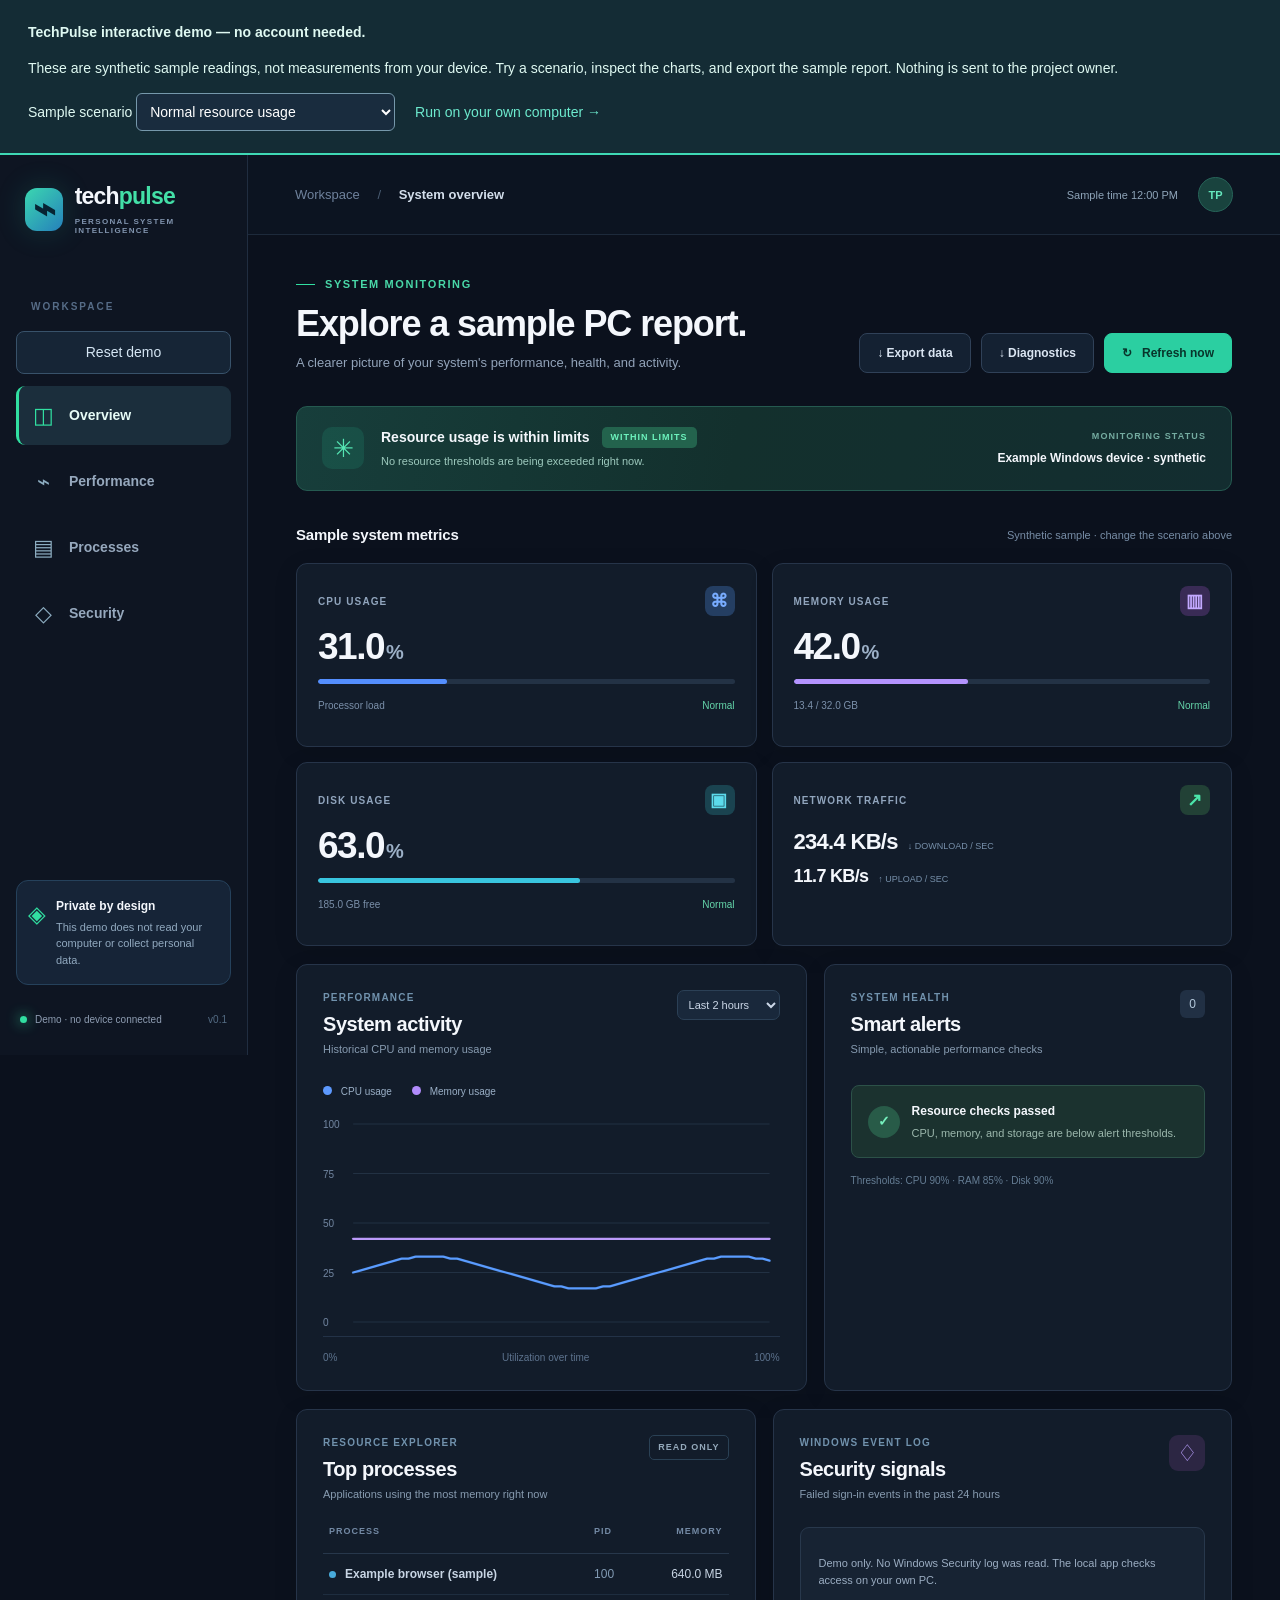
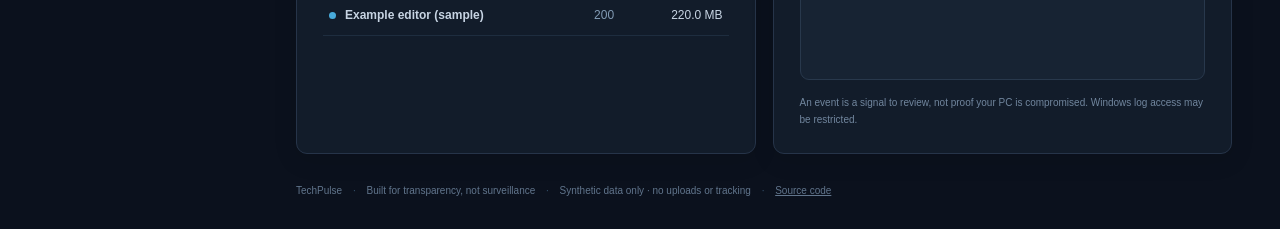
<file: index.html>
<!doctype html>
<html lang="en">
<head>
  <meta charset="utf-8">
  <meta name="viewport" content="width=device-width, initial-scale=1">
  <meta name="theme-color" content="#0a101c">
  <meta name="description" content="TechPulse — private, local PC health monitoring dashboard.">
  <title>TechPulse | PC Health & Security</title>
  <link rel="stylesheet" href="./styles.css">
  <script defer src="./demo.js"></script><script defer src="./app.js"></script>
</head>
<body>
<section class="demo-notice"><strong>TechPulse interactive demo — no account needed.</strong><p>These are synthetic sample readings, not measurements from your device. Try a scenario, inspect the charts, and export the sample report. Nothing is sent to the project owner.</p><label>Sample scenario <select id="scenario"><option value="normal">Normal resource usage</option><option value="pressure">High CPU, memory and disk usage</option><option value="stale">Collector stopped / stale readings</option><option value="empty">No readings available</option></select></label> <a href="https://github.com/ManOfCulture2003/TechPulse/tree/secure-local-and-demo-nov08#start-on-windows-beginner-friendly" target="_blank" rel="noopener">Run on your own computer →</a></section><div class="layout">
  <aside class="sidebar">
    <a class="brand" href="#overview" aria-label="TechPulse home"><span class="brand-mark">⌁</span><span>tech<span class="brand-accent">pulse</span><small>PERSONAL SYSTEM INTELLIGENCE</small></span></a>
    <span class="side-label">WORKSPACE</span>
    <button id="lock" type="button">Reset demo</button>
    <nav aria-label="Dashboard sections" class="nav">
      <a href="#overview" class="active"><span class="nav-icon">◫</span> Overview</a>
      <a href="#performance"><span class="nav-icon">⌁</span> Performance</a>
      <a href="#processes"><span class="nav-icon">▤</span> Processes</a>
      <a href="#security"><span class="nav-icon">◇</span> Security</a>
    </nav>
    <div class="side-bottom">
      <div class="privacy"><span class="privacy-icon">◈</span><div><strong>Private by design</strong><small>This demo does not read your computer or collect personal data.</small></div></div>
      <div class="side-foot"><span class="status-dot"></span> Demo · no device connected <span class="version">v0.1</span></div>
    </div>
  </aside>
  <main class="main" id="overview">
    <header class="topbar">
      <div class="breadcrumbs">Workspace <span>/</span> <strong>System overview</strong></div>
      <div class="topbar-right"><span id="sync" class="last-updated">Connecting…</span><span class="top-avatar">TP</span></div>
    </header>
    <div class="content">
      <div class="welcome">
        <div><div class="eyebrow"><span class="eyebrow-line"></span> SYSTEM MONITORING</div><h1>Explore a sample PC report.</h1><p>A clearer picture of your system's performance, health, and activity.</p></div>
        <div class="header-actions"><a class="btn btn-secondary" href="/api/export.csv" download><span>↓</span> Export data</a><a class="btn btn-secondary" href="/api/diagnostics.json?minutes=60" download><span>↓</span> Diagnostics</a><button id="refresh" class="btn btn-primary" type="button">↻ &nbsp; Refresh now</button></div>
      </div>
      <div class="system-banner"><div class="banner-left"><div class="banner-symbol">✳</div><div><div class="banner-title"><span id="system-status">Starting monitor</span><span id="banner-pill" class="pill success">CHECKING</span></div><p id="banner-desc">Choose a sample scenario to explore.</p></div></div><div class="banner-time"><span>MONITORING STATUS</span><strong id="machine">Local device</strong></div></div>
      <div class="section-label"><h2>Sample system metrics</h2><span>Synthetic sample · change the scenario above</span></div>
      <section class="metrics" aria-label="Sample system health">
        <article class="metric-card"><div class="card-top"><span>CPU USAGE</span><span class="metric-symbol cpu">⌘</span></div><div class="metric-number"><span id="cpu">—</span><span class="unit">%</span></div><div class="bar"><span id="cpu-bar" style="width:0%"></span></div><div class="metric-bottom"><span>Processor load</span><span id="cpu-state">Waiting</span></div></article>
        <article class="metric-card"><div class="card-top"><span>MEMORY USAGE</span><span class="metric-symbol ram">▥</span></div><div class="metric-number"><span id="memory">—</span><span class="unit">%</span></div><div class="bar purple"><span id="memory-bar" style="width:0%"></span></div><div class="metric-bottom"><span id="memory-detail">RAM in use</span><span id="memory-state">Waiting</span></div></article>
        <article class="metric-card"><div class="card-top"><span>DISK USAGE</span><span class="metric-symbol disk">▣</span></div><div class="metric-number"><span id="disk">—</span><span class="unit">%</span></div><div class="bar cyan"><span id="disk-bar" style="width:0%"></span></div><div class="metric-bottom"><span id="disk-detail">System drive</span><span id="disk-state">Waiting</span></div></article>
        <article class="metric-card"><div class="card-top"><span>NETWORK TRAFFIC</span><span class="metric-symbol net">↗</span></div><div class="network-number"><span id="download">—</span><small>↓ DOWNLOAD / SEC</small></div><div class="network-number smallnet"><span id="upload">—</span><small>↑ UPLOAD / SEC</small></div></article>
      </section>
      <section class="two-col" id="performance">
        <article class="panel performance-panel"><div class="panel-head"><div><div class="panel-kicker">PERFORMANCE</div><h2>System activity</h2><p>Historical CPU and memory usage</p></div><select aria-label="Select chart time range" id="window" class="range"><option value="30">Last 30 min</option><option value="120" selected>Last 2 hours</option><option value="1440">Last 24 hours</option><option value="10080">Last 7 days</option></select></div><div class="legend"><span><i class="legend-swatch cpu-swatch"></i> CPU usage</span><span><i class="legend-swatch memory-swatch"></i> Memory usage</span></div><div class="chart-wrap"><canvas id="activity-chart" width="900" height="320" role="img" aria-label="Historical CPU and memory usage line chart"></canvas><span id="chart-empty" class="chart-empty">Collecting activity samples…</span></div><div class="chart-footer"><span>0%</span><span>Utilization over time</span><span>100%</span></div></article>
        <article class="panel alerts-panel"><div class="panel-head"><div><div class="panel-kicker">SYSTEM HEALTH</div><h2>Smart alerts</h2><p>Simple, actionable performance checks</p></div><span class="count-badge" id="alert-count">0</span></div><div class="alert-list" id="alerts"><div class="alert-okay"><span>✓</span><div><strong>No alerts to display</strong><small>We’ll flag issues when a system threshold is reached.</small></div></div></div><div class="alert-foot">Thresholds: CPU 90% · RAM 85% · Disk 90%</div></article>
      </section>
      <section class="two-col bottom-row">
        <article class="panel processes-panel" id="processes"><div class="panel-head"><div><div class="panel-kicker">RESOURCE EXPLORER</div><h2>Top processes</h2><p>Applications using the most memory right now</p></div><span class="tag">READ ONLY</span></div><div class="table-scroller"><table><thead><tr><th>PROCESS</th><th>PID</th><th>MEMORY</th></tr></thead><tbody id="process-list"><tr><td colspan="3" class="table-empty">Loading processes…</td></tr></tbody></table></div></article>
        <article class="panel security-panel" id="security"><div class="panel-head"><div><div class="panel-kicker">WINDOWS EVENT LOG</div><h2>Security signals</h2><p>Failed sign-in events in the past 24 hours</p></div><span class="security-icon">♢</span></div><div id="security-body" class="security-box"><div class="security-loading">Checking local Windows event access…</div></div><div class="security-disclaimer">An event is a signal to review, not proof your PC is compromised. Windows log access may be restricted.</div></article>
      </section>
      <footer>TechPulse <span>·</span> Built for transparency, not surveillance <span>·</span> Synthetic data only · no uploads or tracking <span>·</span> <a href="https://github.com/ManOfCulture2003/TechPulse" target="_blank" rel="noopener">Source code</a></footer>
    </div>
  </main>
</div>
</body>
</html>
</file>
<file: styles.css>
:root{--bg:#0b111d;--sidebar:#0e1522;--card:#121c2a;--card2:#141f2d;--border:#263449;--text:#f4f7fc;--muted:#91a2b9;--muted2:#657a97;--green:#31dfa1;--blue:#548efe;--purple:#b494ff;--cyan:#39c5df;--amber:#f3bc5c;--shadow:0 6px 25px rgba(0,0,0,.10)}
*{box-sizing:border-box}html{scroll-behavior:smooth}body{margin:0;background:var(--bg);color:var(--text);font-family:Inter,-apple-system,BlinkMacSystemFont,"Segoe UI",Arial,sans-serif;font-size:14px;line-height:1.5}a{color:inherit;text-decoration:none}button,select{font:inherit}button{cursor:pointer}.layout{min-height:100vh;display:grid;grid-template-columns:248px minmax(0,1fr)}.sidebar{background:var(--sidebar);border-right:1px solid #202d40;display:flex;flex-direction:column;min-height:100vh;padding:28px 16px;position:sticky;top:0;height:100vh}.brand{display:flex;align-items:center;gap:12px;font-weight:800;letter-spacing:-.8px;font-size:23px;padding-left:9px;line-height:1.13}.brand-accent{color:#43dfa7}.brand small{display:block;font-size:8px;letter-spacing:1.35px;font-weight:750;color:#8194ae;margin-top:8px}.brand-mark{background:linear-gradient(135deg,#3bd7b0,#2580bb);border-radius:12px;display:grid;place-items:center;width:43px;height:43px;box-shadow:0 0 30px #25ccad2c;color:#072433;font-size:38px;font-weight:600}.side-label{color:#566c87;letter-spacing:2px;font-weight:800;font-size:10px;margin:64px 15px 17px}.nav{display:grid;gap:7px}.nav a{display:flex;gap:14px;align-items:center;padding:13px 16px;color:#96a8bd;font-weight:580;border-radius:9px}.nav a.active,.nav a:hover{background:#1b2e3c;color:#e7fcf7}.nav a.active{border-left:3px solid var(--green);padding-left:13px}.nav-icon{display:grid;place-items:center;font-size:22px;font-weight:500;width:23px;color:#8cacc0}.nav a.active .nav-icon{color:var(--green)}.side-bottom{margin-top:auto}.privacy{display:flex;gap:10px;padding:16px 11px;background:#162437;border:1px solid #25415b;border-radius:12px}.privacy-icon{font-size:23px;color:var(--green)}.privacy strong{display:block;font-size:12px}.privacy small{display:block;color:#91a9bf;font-size:11px;line-height:1.5;margin-top:4px}.side-foot{font-size:10px;display:flex;align-items:center;gap:8px;margin:27px 4px 0;color:#8e9db2}.status-dot{width:7px;height:7px;background:var(--green);border-radius:100%;box-shadow:0 0 13px var(--green)}.version{margin-left:auto;color:#536b83}.main{min-width:0}.topbar{height:80px;border-bottom:1px solid #1d2a3b;padding:0 47px;display:flex;justify-content:space-between;align-items:center;background:#0c1421}.breadcrumbs{font-size:13px;color:#6f829c}.breadcrumbs span{color:#4a5d73;margin:0 14px}.breadcrumbs strong{color:#d3deeb;font-weight:600}.topbar-right{display:flex;align-items:center;gap:20px}.last-updated{font-size:11px;color:#8ea4b8}.top-avatar{width:35px;height:35px;display:grid;place-items:center;color:#65e7bd;border-radius:50%;font-size:11px;font-weight:800;background:#19433e;border:1px solid #276459}.content{max-width:1560px;padding:41px 48px 27px;margin:auto}.welcome{display:flex;align-items:end;justify-content:space-between;gap:20px;margin-bottom:33px}.eyebrow{font-weight:750;color:#49d8a8;font-size:11px;letter-spacing:1.6px;display:flex;align-items:center;gap:10px}.eyebrow-line{height:1px;width:19px;background:var(--green)}h1{font-size:36px;font-weight:760;letter-spacing:-1.1px;line-height:1.1;margin:11px 0 10px}.headline-period{color:var(--green)}.welcome p{margin:0;color:#92a3b9;font-size:13px}.header-actions{display:flex;gap:10px;flex-wrap:wrap;justify-content:flex-end}.btn{padding:10px 17px;border-radius:8px;border:1px solid #304158;font-weight:680;font-size:12px;white-space:nowrap;min-height:38px}.btn-secondary{background:#142132;color:#dae5f2}.btn-primary{background:#2bcfa1;color:#08352b;border-color:#2bcfa1}.btn-primary:hover{background:#4ff1bf}.btn-secondary:hover{background:#1c3045}.system-banner{display:flex;justify-content:space-between;align-items:center;gap:15px;background:linear-gradient(100deg,#173e3b 0%,#13302d 47%,#132d30 100%);border:1px solid #255a50;padding:20px 25px;border-radius:11px}.banner-left{display:flex;align-items:center;gap:17px}.banner-symbol{width:42px;height:42px;border-radius:10px;background:#2ac99a22;color:#55e5b3;display:grid;place-items:center;font-size:25px}.banner-title{display:flex;align-items:center;gap:12px;font-size:14px;font-weight:750}.pill{font-size:9px;letter-spacing:1px;font-weight:760;padding:4px 9px;border-radius:5px;background:#23634d;color:#6df3bd}.pill.warn{background:#5a4220;color:#f9cc7c}.system-banner p{color:#9dc9bd;font-size:11px;margin:5px 0 0}.banner-time{text-align:right}.banner-time span{display:block;font-size:9px;color:#75aca1;font-weight:800;letter-spacing:1.1px}.banner-time strong{display:block;font-size:12px;margin-top:5px;font-weight:650}.section-label{display:flex;justify-content:space-between;align-items:center;margin:33px 0 17px}.section-label h2{font-size:15px;letter-spacing:-.2px;margin:0;font-weight:740}.section-label span{font-size:11px;color:#778da6}.metrics{display:grid;grid-template-columns:repeat(4,minmax(0,1fr));gap:15px}.metric-card,.panel{background:var(--card);border:1px solid var(--border);border-radius:11px;box-shadow:var(--shadow)}.metric-card{padding:22px 21px;min-height:184px}.card-top{display:flex;align-items:center;justify-content:space-between;font-size:10px;letter-spacing:1.1px;font-weight:780;color:#91a5bd}.metric-symbol{display:grid;place-items:center;height:30px;width:30px;border-radius:8px;font-size:18px}.metric-symbol.cpu{background:#243e62;color:#78acff}.metric-symbol.ram{background:#392b55;color:#c2a9ff}.metric-symbol.disk{background:#1a4350;color:#5cdbec}.metric-symbol.net{background:#224136;color:#4ce6ab}.metric-number{font-size:37px;font-weight:760;letter-spacing:-1.5px;margin:12px 0 14px;line-height:1}.metric-number .unit{font-size:20px;color:#9cb0c7;margin-left:2px}.bar{height:5px;border-radius:10px;background:#233245;overflow:hidden}.bar span{height:100%;background:var(--blue);display:block;border-radius:10px;transition:width .7s ease}.bar.purple span{background:var(--purple)}.bar.cyan span{background:var(--cyan)}.metric-bottom{display:flex;justify-content:space-between;gap:5px;margin-top:14px;font-size:10px;color:#7b90aa}.metric-bottom span:last-child{color:#65d6ab}.metric-bottom span.warning{color:#e9bd72}.network-number{display:flex;align-items:baseline;gap:10px;margin-top:10px}.network-number span{font-size:22px;letter-spacing:-.7px;font-weight:750}.network-number small{font-size:9px;color:#7790aa;white-space:nowrap}.smallnet{margin-top:5px}.smallnet span{font-size:18px}.two-col{display:grid;grid-template-columns:minmax(0,1.6fr) minmax(300px,1fr);gap:17px;margin-top:18px}.panel{padding:25px 26px;min-width:0}.panel-head{display:flex;align-items:flex-start;justify-content:space-between;gap:10px}.panel-kicker{font-size:10px;color:#7192ad;font-weight:780;letter-spacing:1.2px}.panel-head h2{margin:4px 0 2px;font-size:20px;letter-spacing:-.45px}.panel-head p{color:#879bb0;font-size:11px;margin:0}.range{background:#19283b;border:1px solid #2b4056;color:#cbd7e7;border-radius:7px;padding:7px;font-size:11px}.legend{display:flex;gap:20px;margin:26px 0 4px;font-size:10px;color:#9aafc6}.legend-swatch{display:inline-block;width:9px;height:9px;border-radius:50%;margin-right:6px}.cpu-swatch{background:#5d99fe}.memory-swatch{background:#b18bfb}.chart-wrap{position:relative;margin-top:12px;height:225px}canvas{width:100%;height:100%}.chart-empty{position:absolute;left:0;right:0;top:45%;text-align:center;color:#6e849b;font-size:12px}.chart-footer{display:flex;justify-content:space-between;color:#5e748f;font-size:10px;border-top:1px solid #233247;padding-top:13px}.count-badge{min-width:25px;text-align:center;background:#213044;border-radius:6px;padding:5px;color:#b4c9dc;font-size:12px}.alert-list{margin-top:27px;display:grid;gap:11px}.alert-okay{display:flex;align-items:center;gap:12px;padding:16px;background:#1b322f;border:1px solid #2c5148;border-radius:8px}.alert-okay>span{height:32px;width:32px;background:#285b48;color:#76f2be;border-radius:50%;display:grid;place-items:center;font-weight:800}.alert-okay strong,.alert-list strong{font-size:12px;display:block}.alert-okay small,.alert-list small{display:block;font-size:11px;margin-top:5px;color:#9cb8ad}.alert-item{display:flex;gap:11px;background:#352c22;border:1px solid #73572d;padding:15px;border-radius:8px}.alert-icon{color:#eec36b}.alert-item small{color:#c2b199}.alert-foot{margin-top:15px;color:#657d94;font-size:10px}.bottom-row{grid-template-columns:minmax(0,1fr) minmax(0,1fr)}.tag{font-size:9px;letter-spacing:1px;color:#94a9bb;border:1px solid #2a4155;padding:5px 8px;border-radius:5px;font-weight:730}.table-scroller{overflow-x:auto}table{border-collapse:collapse;width:100%;font-size:12px;margin-top:23px}th{text-align:left;color:#7389a4;letter-spacing:1px;font-size:9px;border-bottom:1px solid #27374b;padding:0 6px 14px}td{padding:11px 6px;border-bottom:1px solid #1e2d3f;color:#c7d4e3}td:last-child,th:last-child{text-align:right;font-variant-numeric:tabular-nums}td:nth-child(2){color:#829bb4}.table-empty{text-align:center!important;color:#879db3!important}.process-name{font-weight:670}.process-dot{height:7px;width:7px;display:inline-block;background:#48abdb;border-radius:50%;margin-right:9px}.security-icon{font-size:23px;background:#2c2643;color:#b59cf7;width:36px;height:36px;display:grid;place-items:center;border-radius:9px}.security-box{min-height:153px;margin-top:25px;border:1px solid #28384c;background:#172333;border-radius:9px;padding:18px}.security-loading{color:#8e9eb6;font-size:12px}.security-number{font-size:30px;letter-spacing:-1px;font-weight:750}.security-number span{font-size:12px;font-weight:500;color:#9aafc5;margin-left:10px}.security-msg{font-size:11px;color:#9badc2;margin-top:9px}.security-row{display:flex;justify-content:space-between;font-size:11px;padding:8px 0;border-top:1px solid #26374b;color:#b0c4d8}.security-disclaimer{font-size:10px;color:#71869e;line-height:1.7;margin-top:14px}footer{padding:29px 0 4px;font-size:10px;color:#61758c}footer span{padding:0 8px;color:#36526c}footer a{text-decoration:underline}@media(max-width:1300px){.metrics{grid-template-columns:repeat(2,minmax(0,1fr))}.two-col{grid-template-columns:minmax(0,1fr) minmax(290px,.8fr)}.bottom-row{grid-template-columns:1fr 1fr}}@media(max-width:950px){.layout{grid-template-columns:1fr}.sidebar{height:auto;min-height:0;position:static;padding:15px 24px}.brand small,.side-label,.side-bottom{display:none}.nav{display:flex;margin-top:13px;overflow-x:auto}.nav a{font-size:12px;padding:8px 13px}.nav a.active{padding-left:10px}.topbar{height:58px;padding:0 22px}.content{padding:25px 22px}.two-col,.bottom-row{grid-template-columns:1fr}.welcome{align-items:start}.header-actions{align-self:end}}@media(max-width:580px){.welcome{display:block}h1{font-size:29px}.header-actions{margin-top:18px}.metrics{grid-template-columns:1fr 1fr;gap:9px}.metric-card{padding:15px 13px;min-height:168px}.metric-number{font-size:29px}.network-number span{font-size:17px}.network-number{display:block}.network-number small{display:block}.system-banner{padding:15px}.banner-time{display:none}.panel{padding:18px}.section-label span{font-size:9px}.topbar-right .last-updated{font-size:9px}}

.chart-empty[hidden]{display:none}

#lock{margin:0 0 12px;padding:10px 14px;background:#162536;color:#d5e6f4;border:1px solid #38526a;border-radius:8px;cursor:pointer;font:inherit}#lock:focus-visible{outline:3px solid #39ddbb;outline-offset:3px}

.demo-notice{padding:22px 28px;background:#142c35;color:#dff9f2;border-bottom:2px solid #3fd9b5;position:relative;z-index:3}.demo-notice p{line-height:1.6}.demo-notice select{padding:9px;background:#192c3e;color:white;border:1px solid #7698ab;border-radius:6px}.demo-notice a{color:#6deace;margin-left:16px}.layout{min-height:100vh}.sidebar{position:relative;top:auto}button:focus-visible,a:focus-visible,select:focus-visible{outline:3px solid #64f2d4;outline-offset:3px}
</file>
